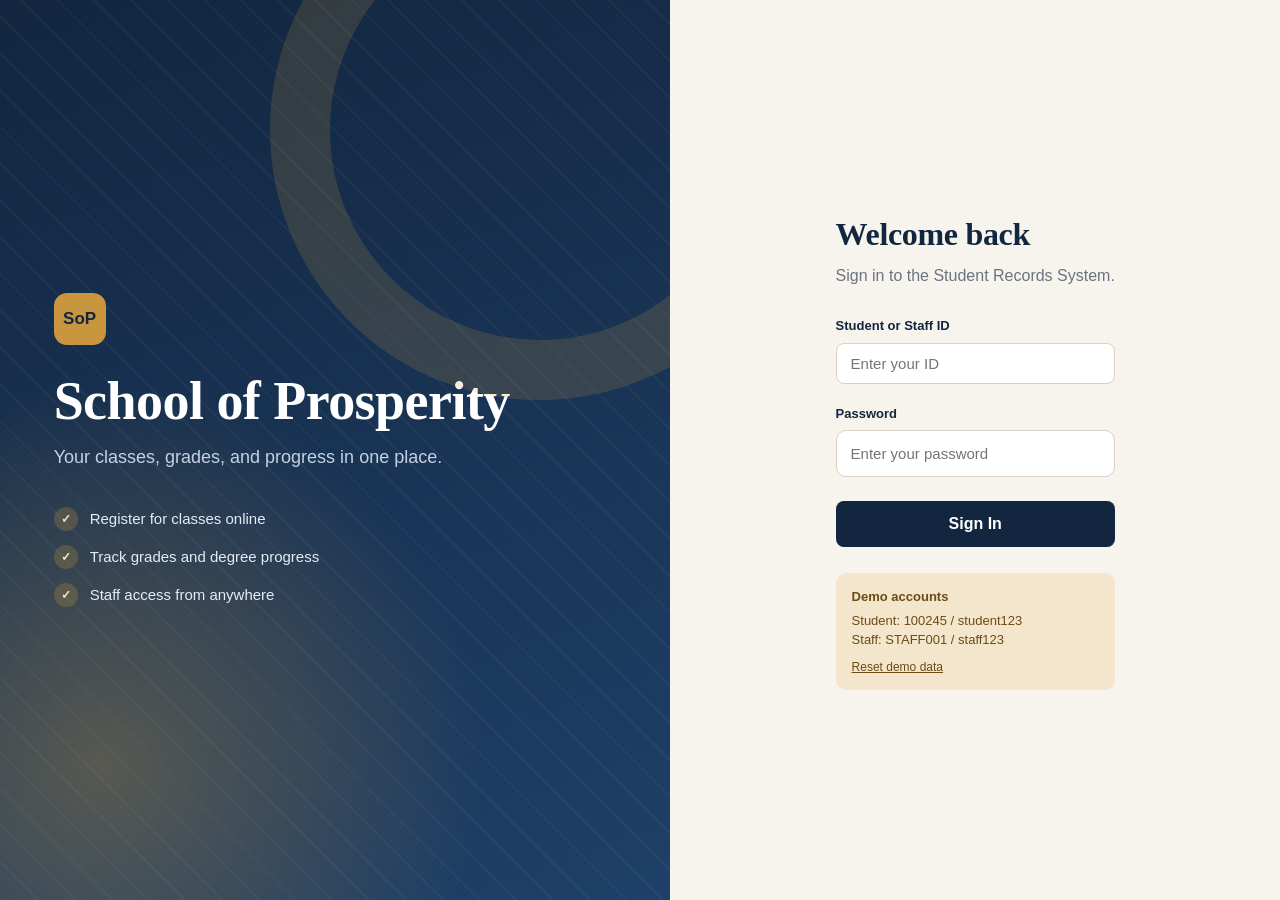
<file: index.html>
<!DOCTYPE html>
<html lang="en">
<head>
  <meta charset="UTF-8">
  <meta name="viewport" content="width=device-width, initial-scale=1.0">
  <link rel="icon" href="data:,">
    <title>School of Prosperity | SRS</title>
<link rel="stylesheet" href="css/style.css">
</head>

<body class="login-page">

    <div class="login-shell">

        <aside class="login-hero">
            <div class="hero-mark">SoP</div>
            <h1>School of Prosperity</h1>
            <p class="tagline">Your classes, grades, and progress in one place.</p>
            <ul class="hero-list">
                <li>Register for classes online</li>
                <li>Track grades and degree progress</li>
                <li>Staff access from anywhere</li>
            </ul>
        </aside>

        <main class="login-panel">
            <section class="login-card">

                <h2>Welcome back</h2>
                <p>Sign in to the Student Records System.</p>

                <p id="login-error" class="login-error" role="alert" hidden></p>

                <form>
                    <label for="userID">Student or Staff ID</label>
                    <input type="text" id="userID" placeholder="Enter your ID" required>

                    <label for="password">Password</label>
                    <input type="password" id="password" placeholder="Enter your password" required>

                    <button type="submit" class="button">Sign In</button>
                </form>

                <div class="demo-note">
                    <strong>Demo accounts</strong>
                    Student: 100245 / student123<br>
                    Staff: STAFF001 / staff123
                    <br><a href="#" id="reset-demo" class="reset-link">Reset demo data</a>
                </div>

            </section>
        </main>

    </div>

<script src="js/auth.js"></script>
  
</body>
</html>
</file>
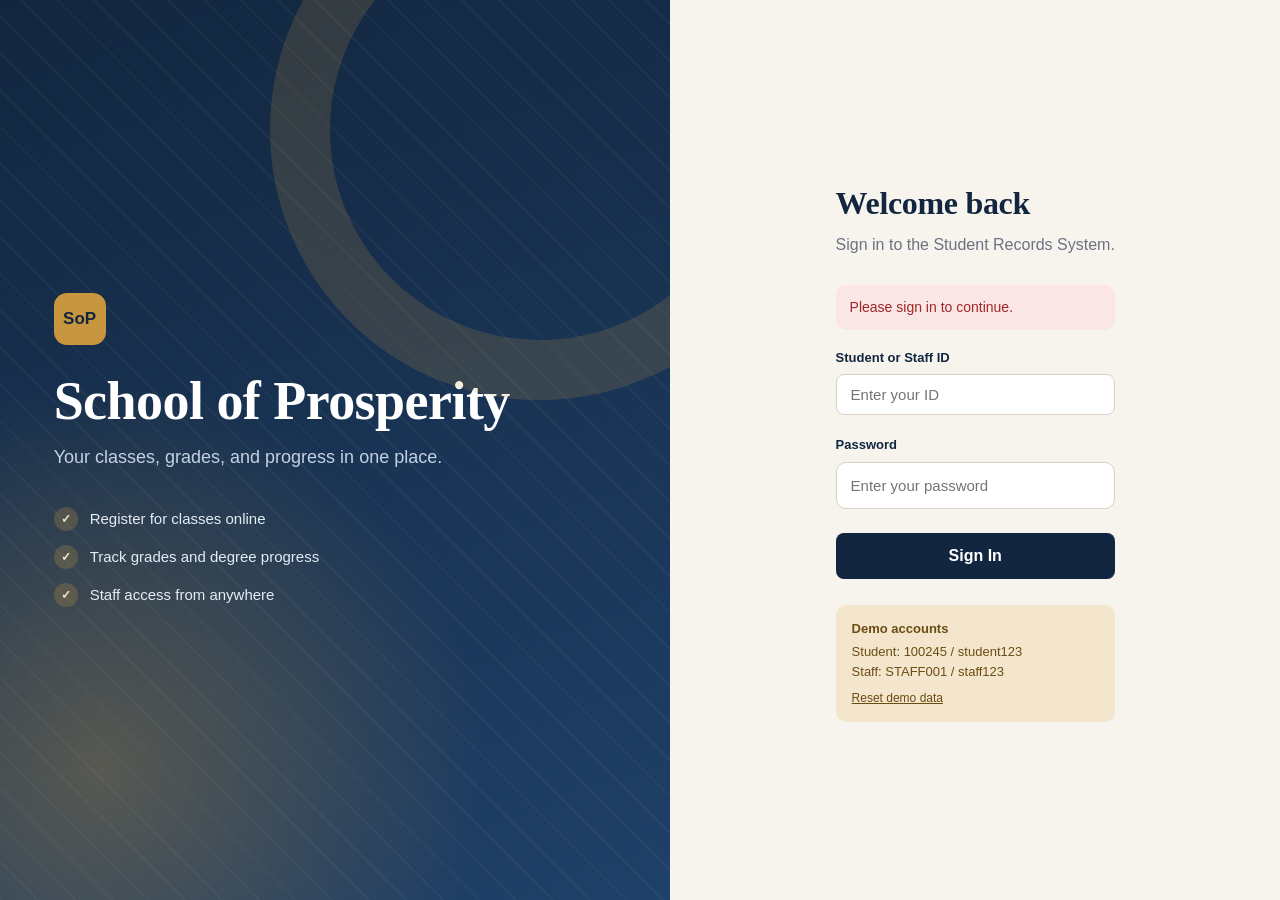
<file: register.html>
<!DOCTYPE html>
<html lang="en" data-role="student">
<head>
    <meta charset="UTF-8">
    <meta name="viewport" content="width=device-width, initial-scale=1.0">
    <link rel="icon" href="data:,">
    <title>Class Registration | School of Prosperity</title>
    <link rel="stylesheet" href="css/style.css">
    <link rel="stylesheet" href="css/register.css">
    <link rel="stylesheet" href="css/dashboard.css">
    <script src="js/guard.js"></script>
</head>
<body>
<header>
    <h1>School of Prosperity</h1>
    <p>Student Records System</p>
    <nav class="dashboard-nav">
        <a href="student-dashboard.html">Main Menu</a>
        <a href="#available">Available Classes</a>
        <a href="#schedule">My Schedule</a>
        <a href="student-dashboard.html#grades">My Grades</a>
        <a href="index.html">Sign Out</a>
    </nav>
</header>

<main>
    <section class="welcome">
        <h2>Class Registration &mdash; Spring 2027</h2>
        <div class="reg-summary">
            <div class="stat"><span id="stat-credits">0</span><small>Credits registered</small></div>
            <div class="stat"><span id="stat-classes">0</span><small>Classes registered</small></div>
            <div class="stat"><span id="stat-remaining">15</span><small>Credits remaining (max 15)</small></div>
        </div>
        <div id="reg-message" role="status" aria-live="polite" class="reg-message" hidden></div>
    </section>

    <div class="view" id="available">
        <section class="welcome reg-block">
            <h2>Available Classes</h2>
            <p>Click a class code for details, or register directly.</p>
            <div class="filters">
                <input type="text" id="cat-search" placeholder="Search by code, title, or instructor...">
                <select id="cat-modality">
                    <option value="">All formats</option><option value="Online">Online</option><option value="Face-to-Face">Face-to-Face</option>
                </select>
                <label class="check"><input type="checkbox" id="cat-open"> Open seats only</label>
            </div>
            <div class="table-container">
                <table class="records-table">
                    <thead><tr><th>Class</th><th>Meets</th><th>Format</th><th>Instructor</th><th>Seats</th><th>Prerequisite</th><th></th></tr></thead>
                    <tbody id="catalog-body"></tbody>
                </table>
            </div>
            <p id="cat-empty" hidden>No classes match your filters.</p>
        </section>
    </div>

    <div class="view" id="schedule" hidden>
        <section class="welcome reg-block">
            <h2>My Schedule</h2>
            <div class="chips" id="view-toggle">
                <button type="button" class="chip on" data-vw="cal">Week view</button>
                <button type="button" class="chip" data-vw="list">List view</button>
            </div>
            <div id="cal-view"><div class="cal-wrap" id="calendar"></div><p id="async-note" class="muted"></p></div>
            <div id="list-view" hidden>
                <div class="table-container">
                    <table class="records-table">
                        <thead><tr><th>Class</th><th>Meets</th><th>Format</th><th>Credits</th><th></th></tr></thead>
                        <tbody id="schedule-body"></tbody>
                    </table>
                </div>
            </div>
        </section>
    </div>
</main>

<footer>School of Prosperity | Student Records System</footer>
<div class="overlay" id="overlay"></div>
<aside class="drawer" id="drawer" aria-label="Class details"></aside>

<script src="js/data.js"></script>
<script src="js/tabs.js"></script>
<script src="js/registration.js"></script>
</body>
</html>
</file>
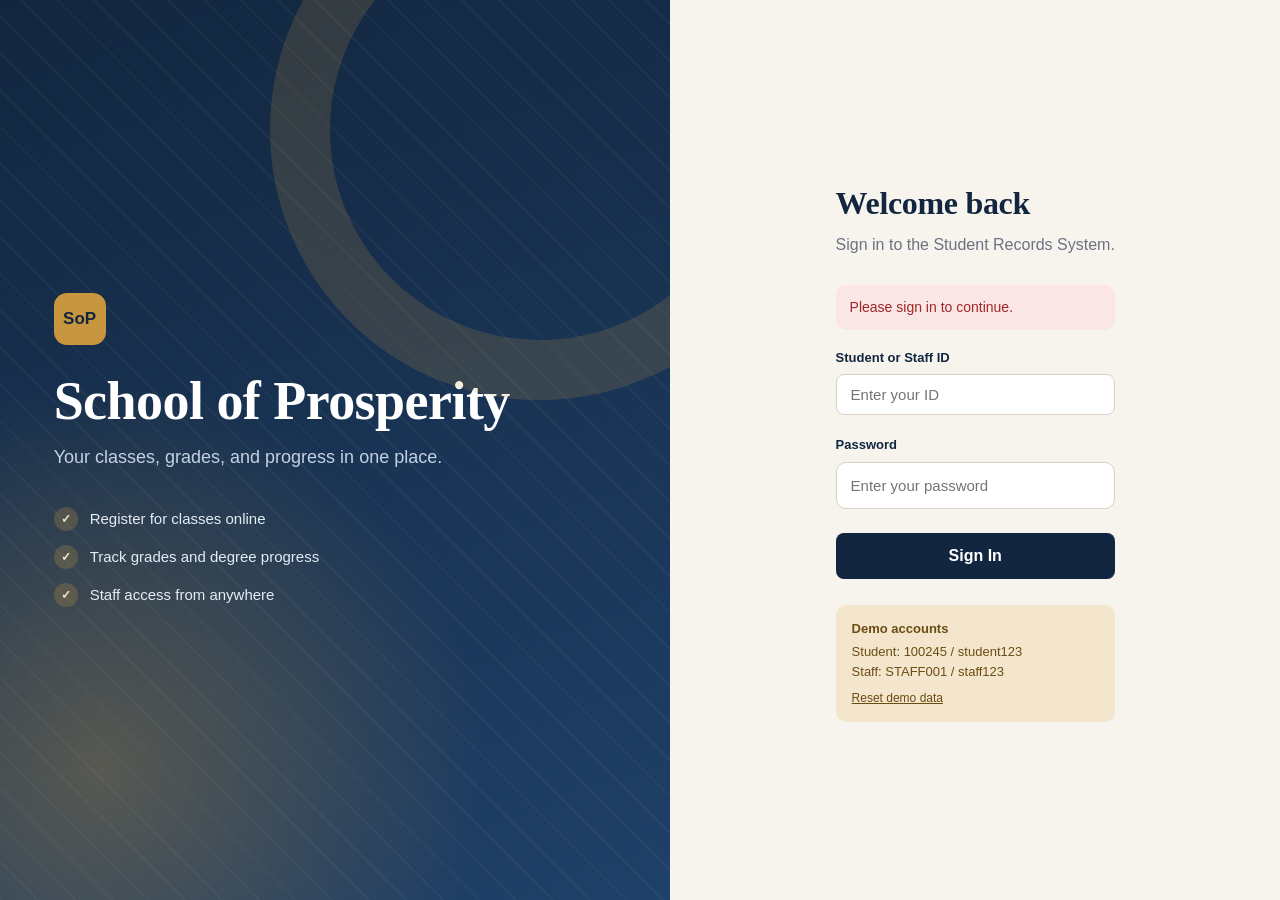
<file: staff-dashboard.html>
<!DOCTYPE html>
<html lang="en" data-role="staff">
<head>
    <meta charset="UTF-8">
    <meta name="viewport" content="width=device-width, initial-scale=1.0">
    <link rel="icon" href="data:,">
    <title>Staff Dashboard | School of Prosperity</title>
    <link rel="stylesheet" href="css/style.css">
    <link rel="stylesheet" href="css/dashboard.css">
    <script src="js/guard.js"></script>
</head>
<body>
<header>
    <h1>School of Prosperity</h1>
    <p>Student Records System &mdash; Staff Portal</p>
    <nav class="dashboard-nav">
        <a href="#home">Main Menu</a>
        <a href="#students">Student Records</a>
        <a href="#courses">Course Records</a>
        <a href="#classes">Class Records</a>
        <a href="#grades">Manage Grades</a>
        <a href="index.html">Sign Out</a>
    </nav>
</header>

<main>
    <div class="view" id="home">
        <section class="welcome banner">
            <h2>Staff Dashboard</h2>
            <p>Welcome back, Alex Morgan!</p>
            <p>Here is what is happening at the school today.</p>
        </section>
        <section class="tiles" id="tiles"></section>
        <div class="two-col">
            <section class="welcome"><h2>Students by program</h2><div id="program-bars"></div></section>
            <section class="welcome"><h2>Needs attention</h2><p class="muted">Click an item to open it.</p><ul class="list" id="attention"></ul></section>
        </div>
        <section class="welcome"><h2>Recent activity</h2><ul class="list" id="activity"></ul></section>
    </div>

    <div class="view" id="students" hidden>
        <section class="welcome">
            <h2>Student Records</h2>
            <p>Search, sort, and click a student to view or edit their record.</p>
            <div class="toolbar">
                <input type="text" id="student-search" placeholder="Search by name, ID, or program...">
                <div class="chips" id="status-chips">
                    <button type="button" class="chip on" data-f="All">All</button>
                    <button type="button" class="chip" data-f="Active">Active</button>
                    <button type="button" class="chip" data-f="Inactive">Inactive</button>
                    <button type="button" class="chip" data-f="Graduated">Graduated</button>
                </div>
                <button type="button" id="add-student" style="margin:0">+ Add student</button>
            </div>
            <div class="table-container">
                <table class="records-table">
                    <thead id="student-head"><tr>
                        <th class="sortable" data-sort="name">Student</th><th class="sortable" data-sort="program">Program</th><th class="sortable" data-sort="level">Level</th><th class="sortable" data-sort="gpa">GPA</th><th class="sortable" data-sort="status">Status</th>
                    </tr></thead>
                    <tbody id="student-rows"></tbody>
                </table>
            </div>
            <p id="no-results" hidden>No students found. Try another name or ID.</p>
        </section>
    </div>

    <div class="view" id="courses" hidden>
        <section class="welcome">
            <h2>Course Records</h2>
            <p>The course list. Click a course to view or edit it.</p>
            <div class="table-container"><table class="records-table">
                <thead><tr><th>Course</th><th>Credits</th><th>Prerequisite</th></tr></thead><tbody id="course-rows"></tbody>
            </table></div>
        </section>
    </div>

    <div class="view" id="classes" hidden>
        <section class="welcome">
            <h2>Class Records</h2>
            <p>Spring 2027 classes. Change seat capacity or open a roster to add or drop students (with override).</p>
            <div class="table-container"><table class="records-table">
                <thead><tr><th>Class</th><th>Meets</th><th>Format</th><th>Instructor</th><th>Seats</th><th></th></tr></thead><tbody id="class-rows"></tbody>
            </table></div>
        </section>
    </div>

    <div class="view" id="grades" hidden>
        <section class="welcome">
            <h2>Manage Grades</h2>
            <p>Choose a class, enter each student's final grade, and save. Students see posted grades right away.</p>
            <div class="toolbar"><select id="grade-class" style="flex:1 1 320px;width:auto"></select><span class="muted" id="grade-summary"></span></div>
            <div class="table-container"><table class="records-table">
                <thead><tr><th>Student</th><th>Final grade</th></tr></thead><tbody id="grade-rows"></tbody>
            </table></div>
            <button type="button" id="save-grades">Save grades</button>
        </section>
    </div>
</main>

<footer>School of Prosperity | Staff Portal</footer>
<div class="overlay" id="overlay"></div>
<aside class="drawer" id="drawer" aria-label="Details"></aside>

<script src="js/data.js"></script>
<script src="js/tabs.js"></script>
<script src="js/staff.js"></script>
</body>
</html>
</file>
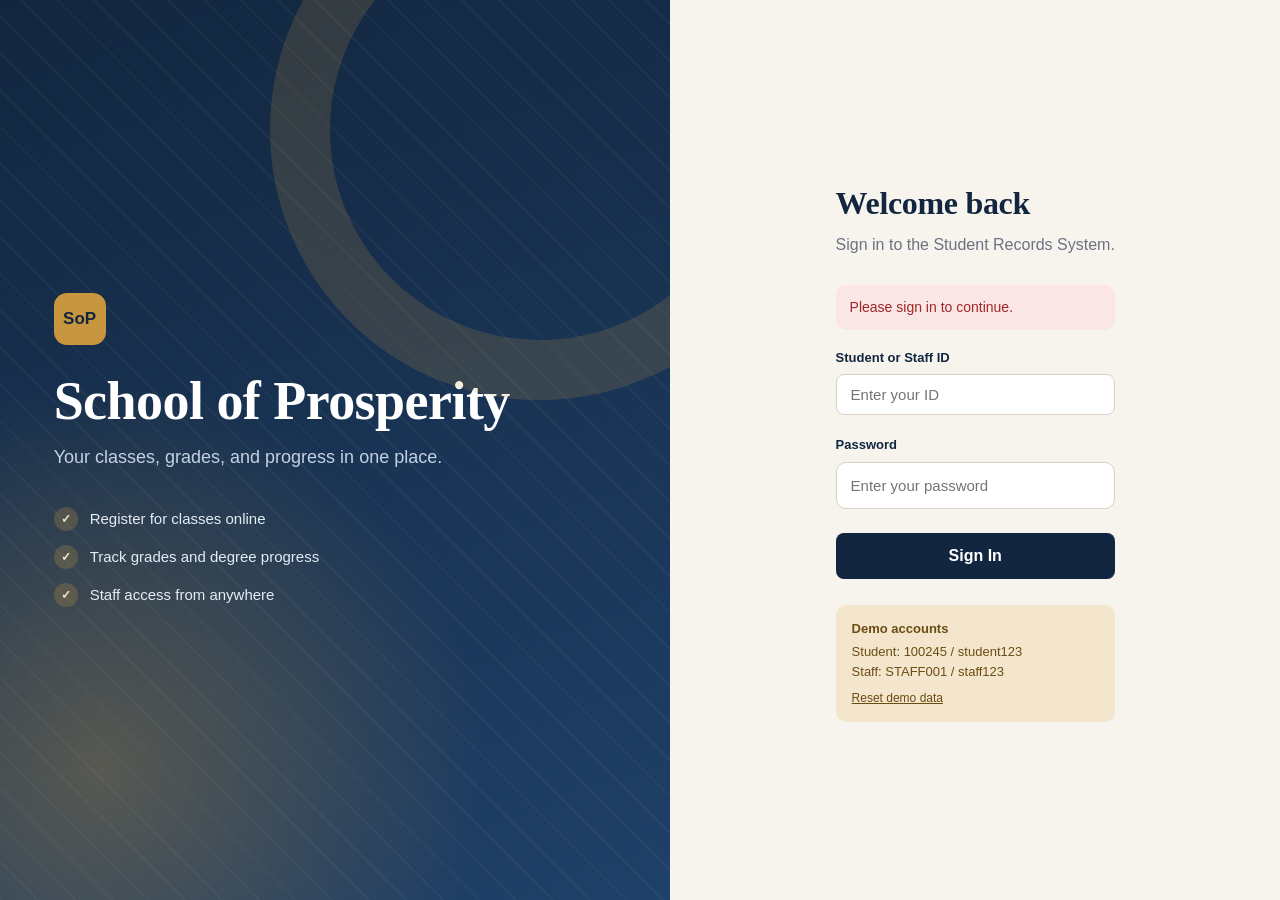
<file: student-dashboard.html>
<!DOCTYPE html>
<html lang="en" data-role="student">
<head>
    <meta charset="UTF-8">
    <meta name="viewport" content="width=device-width, initial-scale=1.0">
    <link rel="icon" href="data:,">
    <title>Student Dashboard | School of Prosperity</title>
    <link rel="stylesheet" href="css/style.css">
    <link rel="stylesheet" href="css/dashboard.css">
    <script src="js/guard.js"></script>
</head>
<body>
<header>
    <h1>School of Prosperity</h1>
    <p>Student Records System</p>
    <nav class="dashboard-nav">
        <a href="#home">Main Menu</a>
        <a href="register.html#available">Available Classes</a>
        <a href="register.html#schedule">My Schedule</a>
        <a href="#grades">My Grades</a>
        <a href="#profile">My Information</a>
        <a href="index.html">Sign Out</a>
    </nav>
</header>

<main>
    <div class="view" id="home">
        <section class="welcome banner">
            <h2>Student Dashboard</h2>
            <p>Welcome back, Jordan Williams!</p>
            <p>Your classes, grades, and progress in one place.</p>
        </section>
        <section class="cards">
            <div class="card"><h3>Current GPA</h3><p id="gpa-value">...</p><p id="gpa-note"></p></div>
            <div class="card"><h3>Courses Completed</h3><p id="done-count"></p><a class="button" href="#grades">View grades</a></div>
            <div class="card"><h3>Spring 2027 Registration</h3><p id="reg-count"></p><a class="button" href="register.html#available">Register for classes</a></div>
        </section>
        <section class="welcome" id="academic-progress">
            <h2>Academic Progress</h2>
            <p>Track your progress toward completing your degree.</p>
            <div class="progress-info"><span>Credits Completed</span><strong id="credits-completed">...</strong></div>
            <div class="progress-bar"><div class="progress-fill" id="progress-fill"></div></div>
            <p id="progress-percentage"></p>
        </section>
    </div>

    <div class="view" id="grades" hidden>
        <section class="welcome" id="academic-records">
            <h2>My Grades</h2>
            <p>Final grades appear here as soon as staff post them.</p>
            <div class="table-container">
                <table class="records-table">
                    <thead><tr><th>Term</th><th>Course</th><th>Code</th><th>Credits</th><th>Grade</th><th>Status</th></tr></thead>
                    <tbody id="grade-rows"></tbody>
                </table>
            </div>
            <button type="button" data-toast="Transcript request sent to the Registrar (demo)">Request transcript</button>
        </section>
    </div>

    <div class="view" id="profile" hidden>
        <section class="welcome">
            <h2>My Information</h2>
            <div class="cards"><div class="card" id="student-info"></div></div>
            <button type="button" data-toast="Update request sent to staff (demo)">Request an update</button>
        </section>
    </div>
</main>

<footer>School of Prosperity | Student Records System</footer>
<script src="js/data.js"></script>
<script src="js/tabs.js"></script>
<script src="js/student.js"></script>
</body>
</html>
</file>
<file: css/style.css>
/* =================================
   SCHOOL OF PROSPERITY SRS
   Main site styles
================================= */

:root {
    --ink: #12263f;
    --ink-2: #1f4068;
    --gold: #c8963e;
    --gold-soft: #f3e6cc;
    --cream: #f7f4ee;
    --paper: #ffffff;
    --line: #e7e1d4;
    --text: #1f2a37;
    --muted: #6b7280;
    --green: #2d7a5a;
    --serif: ui-serif, "New York", Georgia, "Times New Roman", serif;
    --sans: -apple-system, BlinkMacSystemFont, "SF Pro Text", "Segoe UI", Helvetica, Arial, sans-serif;
    --shadow: 0 1px 2px rgba(18, 38, 63, .05), 0 8px 24px rgba(18, 38, 63, .07);
}

* { box-sizing: border-box; }

html { scroll-behavior: smooth; }

body {
    margin: 0;
    font-family: var(--sans);
    background: var(--cream);
    color: var(--text);
    line-height: 1.5;
    -webkit-font-smoothing: antialiased;
}

h1, h2, h3 { font-family: var(--serif); letter-spacing: -.01em; }

/* ---------- Header ---------- */

header {
    background:
        radial-gradient(circle at 90% -20%, rgba(200, 150, 62, .28), transparent 45%),
        linear-gradient(135deg, var(--ink), var(--ink-2));
    color: white;
    padding: 22px 7% 18px;
    border-bottom: 3px solid var(--gold);
}

header h1 {
    margin: 0;
    font-size: 24px;
    display: flex;
    align-items: center;
    gap: 12px;
}

header h1::before {
    content: "SoP";
    display: inline-grid;
    place-items: center;
    width: 40px;
    height: 40px;
    border-radius: 10px;
    background: var(--gold);
    color: var(--ink);
    font: 800 14px var(--sans);
    letter-spacing: .02em;
}

header p { margin: 4px 0 0 52px; color: #b9c6d8; font-size: 14px; }

/* ---------- Navigation ---------- */

.dashboard-nav { display: flex; gap: 6px; flex-wrap: wrap; margin-top: 18px; }

.dashboard-nav a {
    color: #dbe5f2;
    text-decoration: none;
    font-size: 14px;
    font-weight: 600;
    padding: 8px 16px;
    border-radius: 999px;
    transition: background .15s, color .15s;
}

.dashboard-nav a:hover { background: rgba(255, 255, 255, .12); color: white; }

.dashboard-nav a:last-child { margin-left: auto; border: 1px solid rgba(255, 255, 255, .25); }

/* ---------- Layout ---------- */

main { max-width: 1100px; margin: 36px auto; padding: 0 20px; }

main > section + section { margin-top: 24px; }

.welcome {
    background: var(--paper);
    padding: 32px;
    border-radius: 16px;
    border: 1px solid var(--line);
    box-shadow: var(--shadow);
}

.welcome h2 { margin-top: 0; color: var(--ink); font-size: 26px; }

.welcome > p { color: var(--muted); }

/* Hero banner on dashboards */
#overview {
    background:
        radial-gradient(circle at 100% 0%, rgba(200, 150, 62, .35), transparent 50%),
        linear-gradient(135deg, var(--ink), var(--ink-2));
    border: none;
    color: white;
}
#overview h2 { color: white; font-size: 32px; }
#overview p { color: #cbd7e6; margin: 6px 0; }
#overview p:first-of-type { color: var(--gold-soft); font-weight: 600; }

/* ---------- Cards ---------- */

.cards {
    display: grid;
    grid-template-columns: repeat(auto-fit, minmax(230px, 1fr));
    gap: 18px;
    margin-top: 24px;
}

.card, .dashboard-card {
    background: var(--paper);
    padding: 24px;
    border-radius: 14px;
    border: 1px solid var(--line);
    border-top: 3px solid var(--gold);
    box-shadow: var(--shadow);
    transition: transform .15s, box-shadow .15s;
}

.card:hover, .dashboard-card:hover { transform: translateY(-2px); }

.card h3, .dashboard-card h3 { margin: 0 0 8px; color: var(--ink); font-size: 18px; }

.card p, .dashboard-card p { color: var(--muted); margin: 6px 0; }

/* ---------- Buttons & forms ---------- */

.button, main button:not(.reg-btn) {
    display: inline-block;
    background: var(--ink);
    color: white;
    padding: 10px 18px;
    border: none;
    border-radius: 8px;
    font: 600 14px var(--sans);
    text-decoration: none;
    cursor: pointer;
    margin-top: 10px;
    transition: background .15s, transform .1s;
}

.button:hover, main button:not(.reg-btn):hover { background: var(--ink-2); }
.button:active, main button:not(.reg-btn):active { transform: scale(.98); }

#clear-search, #close-details { background: transparent; color: var(--ink); border: 1px solid var(--line); }
#clear-search:hover, #close-details:hover { background: var(--cream); }

main input[type="text"], main input[type="number"], main select {
    width: 100%;
    padding: 11px 14px;
    border: 1px solid #d9d2c3;
    border-radius: 8px;
    font: 15px var(--sans);
    background: white;
    color: var(--text);
}

main input:focus, main select:focus, .login-card input:focus {
    outline: none;
    border-color: var(--gold);
    box-shadow: 0 0 0 3px rgba(200, 150, 62, .22);
}

#student-search { margin: 16px 0 4px; }
#clear-search { margin-top: 8px; }

#edit-student-form label {
    display: block;
    margin: 14px 0 6px;
    font-size: 13px;
    font-weight: 600;
    color: var(--ink);
}

/* ---------- Footer ---------- */

footer { text-align: center; padding: 34px; color: var(--muted); font-size: 13px; }

/* ---------- Tables ---------- */

.table-container { width: 100%; overflow-x: auto; margin-top: 20px; border: 1px solid var(--line); border-radius: 12px; }

.records-table { width: 100%; border-collapse: collapse; background: white; text-align: left; }

.records-table th {
    background: var(--cream);
    color: var(--muted);
    padding: 13px 16px;
    font-size: 12px;
    text-transform: uppercase;
    letter-spacing: .06em;
    border-bottom: 1px solid var(--line);
}

.records-table td { padding: 14px 16px; border-bottom: 1px solid var(--line); font-size: 14px; }
.records-table tbody tr:hover { background: #fcfaf5; }
.records-table tbody tr:last-child td { border-bottom: none; }

/* ---------- Progress ---------- */

.progress-info { display: flex; justify-content: space-between; align-items: center; margin: 24px 0 10px; }
.progress-info strong { color: var(--ink); font-family: var(--serif); font-size: 20px; }

.progress-bar { width: 100%; height: 14px; background: var(--line); border-radius: 20px; overflow: hidden; }

.progress-fill {
    display: block;
    height: 14px;
    width: 0;
    background: linear-gradient(90deg, var(--gold), var(--green));
    border-radius: 20px;
    transition: width .8s ease;
}

#academic-progress > p:last-child { margin-top: 12px; color: var(--muted); font-size: 14px; }

/* ---------- Student profile & details ---------- */

#student-info p { margin: 10px 0; font-size: 15px; }
#student-info p strong { color: var(--ink); display: inline-block; min-width: 150px; }

#gpa-value { font: 700 40px var(--serif); color: var(--ink); margin: 4px 0; }

#student-details { margin-top: 25px; border-left: 5px solid var(--green); border-top: 1px solid var(--line); grid-column: 1 / -1; }
#student-details h3 { color: var(--green); }

/* =================================
   LOGIN SCREEN
================================= */

.login-page { min-height: 100vh; }

.login-shell { display: grid; grid-template-columns: 1.1fr 1fr; min-height: 100vh; }

.login-hero {
    position: relative;
    display: flex;
    flex-direction: column;
    justify-content: center;
    padding: 64px 8%;
    color: white;
    background:
        radial-gradient(circle at 15% 85%, rgba(200, 150, 62, .35), transparent 40%),
        repeating-linear-gradient(45deg, rgba(255, 255, 255, .035) 0 2px, transparent 2px 26px),
        linear-gradient(160deg, var(--ink), var(--ink-2));
    overflow: hidden;
}

.login-hero::after {
    content: "";
    position: absolute;
    width: 420px;
    height: 420px;
    right: -140px;
    top: -140px;
    border: 60px solid rgba(200, 150, 62, .18);
    border-radius: 50%;
}

.hero-mark {
    width: 52px; height: 52px; display: grid; place-items: center;
    border-radius: 13px; background: var(--gold); color: var(--ink);
    font: 800 17px var(--sans); margin-bottom: 28px;
}

.login-hero h1 { font-size: clamp(34px, 4.5vw, 54px); line-height: 1.05; margin: 0 0 14px; }
.login-hero .tagline { font-size: 18px; color: #c4d1e3; max-width: 420px; margin: 0 0 36px; }

.hero-list { list-style: none; margin: 0; padding: 0; display: grid; gap: 14px; }
.hero-list li { display: flex; align-items: center; gap: 12px; color: #e4ecf6; font-size: 15px; }
.hero-list li::before {
    content: "\2713";
    display: grid; place-items: center; flex: none;
    width: 24px; height: 24px; border-radius: 50%;
    background: rgba(200, 150, 62, .25); color: var(--gold-soft); font-size: 12px; font-weight: bold;
}

.login-panel { display: grid; place-items: center; padding: 40px 24px; background: var(--cream); }

.login-card { width: 100%; max-width: 400px; background: none; padding: 0; box-shadow: none; }

.login-card h2 { font-size: 32px; color: var(--ink); margin: 0 0 6px; }
.login-card > p { color: var(--muted); margin: 0 0 28px; }

.login-card form { display: flex; flex-direction: column; }
.login-card label { font-size: 13px; font-weight: 600; color: var(--ink); margin-bottom: 7px; }

.login-card input {
    padding: 14px;
    margin-bottom: 20px;
    border: 1px solid #d9d2c3;
    border-radius: 10px;
    font: 15px var(--sans);
    background: white;
}

.login-card .button { width: 100%; padding: 14px; font-size: 16px; margin-top: 4px; }

.demo-note {
    margin-top: 26px;
    padding: 14px 16px;
    background: var(--gold-soft);
    border-radius: 10px;
    font-size: 13px;
    color: #6b4c12;
}
.demo-note strong { display: block; margin-bottom: 4px; }

/* ---------- Mobile ---------- */

@media (max-width: 800px) {
    .login-shell { grid-template-columns: 1fr; }
    .login-hero { padding: 40px 28px; }
    .hero-list { display: none; }
    .login-hero .tagline { margin-bottom: 0; }
}

@media (max-width: 600px) {
    header { padding: 20px 20px 16px; }
    main { margin: 24px auto; }
    .welcome { padding: 22px; }
    .dashboard-nav a:last-child { margin-left: 0; }
    .records-table { min-width: 600px; }
}

.login-card > p.login-error, .login-error { background: #fbe6e6; color: #a12626; padding: 12px 14px; border-radius: 10px; font-size: 14px; margin: 0 0 18px; }
.login-error[hidden] { display: none; }
.reset-link { display: inline-block; margin-top: 8px; font-size: 12px; color: #6b4c12; }
</file>
<file: css/register.css>
/* Registration page */
.reg-block { margin-top: 24px; }
.stat { border: 1px solid var(--line); border-top: 3px solid var(--gold); }
.stat span { font-family: var(--serif); }
.reg-summary { display: grid; grid-template-columns: repeat(auto-fit, minmax(160px, 1fr)); gap: 16px; margin-top: 20px; }
.stat { background: var(--cream); border-radius: 10px; padding: 18px; }
.stat span { display: block; font-size: 30px; font-weight: bold; color: var(--ink); }
.stat small { color: var(--muted); }
.reg-message { margin-top: 18px; padding: 12px 16px; border-radius: 8px; font-size: 14px; }
.reg-message.ok { background: #e6f4ed; color: #1d6b49; }
.reg-message.error { background: #fdeaea; color: #a12626; }
.filters { display: flex; flex-wrap: wrap; gap: 12px; align-items: center; margin: 16px 0; }
.filters input[type="text"] { flex: 1 1 260px; padding: 11px; border: 1px solid #d9d2c3; border-radius: 7px; font-size: 15px; }
.filters select { padding: 11px; border: 1px solid #d9d2c3; border-radius: 7px; font-size: 15px; background: white; }
.filters .check { display: flex; align-items: center; gap: 6px; font-size: 14px; }
.badge { display: inline-block; padding: 3px 10px; border-radius: 20px; font-size: 12px; font-weight: bold; }
.badge.open { background: #e6f4ed; color: #1d6b49; }
.badge.low { background: #fff3dc; color: #8a5a00; }
.badge.full { background: #fdeaea; color: #a12626; }
.badge.online { background: #e8f0fb; color: var(--ink); }
.badge.f2f { background: #efe9fa; color: #5b3e99; }
.badge.enrolled { background: #e6f4ed; color: #1d6b49; }
.badge.waitlisted { background: #fff3dc; color: #8a5a00; }
.reg-btn { border: none; border-radius: 6px; padding: 8px 14px; font-size: 13px; font-weight: bold; cursor: pointer; color: white; background: var(--ink); }
.reg-btn:hover { background: var(--ink-2); }
.reg-btn.drop { background: #b94a4a; }
.reg-btn.drop:hover { background: #8f3535; }
.reg-btn.wait { background: #c58a1b; }
.reg-btn:disabled { background: #b8c2d1; cursor: not-allowed; }
.course-title { display: block; color: var(--muted); font-size: 13px; }
.records-table td strong { color: var(--ink); }
.filters select { width: auto; }
.reg-btn.full { background: #8b8f98; }
.reg-btn.full:hover { background: #6f737b; }
</file>
<file: css/dashboard.css>
/* Dashboard views, staff UI */
.view { animation: fade .3s ease; }
.view[hidden] { display: none; }
@keyframes fade { from { opacity: 0; transform: translateY(8px); } to { opacity: 1; transform: none; } }
.view > section + section, .view > .two-col, .view > .tiles { margin-top: 24px; }
.dashboard-nav a.active { background: var(--gold); color: var(--ink); }
.banner { background: radial-gradient(circle at 100% 0%, rgba(200,150,62,.35), transparent 50%), linear-gradient(135deg, var(--ink), var(--ink-2)); border: none; color: white; }
.banner h2 { color: white; font-size: 32px; }
.banner p { color: #cbd7e6 !important; margin: 6px 0; }
.banner p:first-of-type { color: var(--gold-soft) !important; font-weight: 600; }
.tiles { display: grid; grid-template-columns: repeat(auto-fit, minmax(200px, 1fr)); gap: 18px; }
.tile { background: #fff; border: 1px solid var(--line); border-top: 3px solid var(--gold); border-radius: 14px; padding: 20px; box-shadow: var(--shadow); }
.tile small { color: var(--muted); font-size: 12px; text-transform: uppercase; letter-spacing: .06em; }
.tile b { display: block; font: 700 34px var(--serif); color: var(--ink); margin-top: 6px; }
.two-col { display: grid; grid-template-columns: 1fr 1fr; gap: 24px; }
.two-col .welcome { padding: 26px; }
.bar-row { margin: 14px 0; }
.bar-row > div:first-child { display: flex; justify-content: space-between; font-size: 14px; margin-bottom: 6px; }
.bar { height: 10px; background: var(--line); border-radius: 9px; overflow: hidden; }
.bar i { display: block; height: 100%; background: linear-gradient(90deg, var(--gold), var(--green)); border-radius: 9px; transition: width .6s; }
.list { list-style: none; margin: 12px 0 0; padding: 0; }
.list li { padding: 12px 0; border-bottom: 1px solid var(--line); font-size: 14px; display: flex; justify-content: space-between; gap: 12px; align-items: center; }
.list li:last-child { border: none; }
.muted { color: var(--muted); font-size: 13px; }
.click { cursor: pointer; }
.list li.click:hover { background: #fcfaf5; }
.toolbar { display: flex; flex-wrap: wrap; gap: 12px; align-items: center; margin: 18px 0; }
.toolbar input { flex: 1 1 240px; width: auto !important; }
.chips { display: flex; gap: 8px; flex-wrap: wrap; }
main button.chip { margin: 0; background: #fff; color: var(--ink); border: 1px solid var(--line); border-radius: 999px; padding: 8px 14px; }
main button.chip:hover { background: var(--cream); }
main button.chip.on { background: var(--ink); color: #fff; border-color: var(--ink); }
.sortable { cursor: pointer; user-select: none; }
.sortable:hover { color: var(--ink); }
.sortable.asc::after { content: " \25B2"; font-size: 9px; }
.sortable.desc::after { content: " \25BC"; font-size: 9px; }
.row-click { cursor: pointer; }
.who { display: flex; align-items: center; gap: 12px; }
.who small { display: block; color: var(--muted); }
.avatar { width: 38px; height: 38px; border-radius: 50%; display: inline-grid; place-items: center; font: 700 13px var(--sans); color: #fff; flex: none; }
.pill { display: inline-block; padding: 3px 10px; border-radius: 999px; font-size: 12px; font-weight: 700; }
.pill.green { background: #e3f3ea; color: #1d6b49; } .pill.gold { background: var(--gold-soft); color: #7a5513; }
.pill.red { background: #fbe6e6; color: #a12626; } .pill.gray { background: #ececec; color: #555; } .pill.blue { background: #e5edf8; color: #25508a; }
.class-card .bar { margin-top: 14px; }
.cap-row { display: flex; align-items: center; justify-content: space-between; margin-top: 14px; font-size: 14px; color: var(--muted); }
main button.cap-btn { margin: 0; width: 32px; height: 32px; padding: 0; border-radius: 50%; font-size: 18px; line-height: 1; }
.overlay { position: fixed; inset: 0; background: rgba(18,38,63,.45); opacity: 0; pointer-events: none; transition: opacity .2s; z-index: 40; }
.overlay.open { opacity: 1; pointer-events: auto; }
.drawer { position: fixed; top: 0; right: 0; height: 100%; width: min(420px, 100%); background: #fff; z-index: 50; transform: translateX(100%); transition: transform .25s; padding: 28px; overflow-y: auto; box-shadow: -10px 0 40px rgba(0,0,0,.15); border-top: 4px solid var(--gold); }
.drawer.open { transform: none; }
.drawer h2 { margin: 14px 0 2px; font-size: 26px; color: var(--ink); }
.drawer dl { margin: 20px 0; display: grid; grid-template-columns: 110px 1fr; gap: 12px 8px; font-size: 14px; }
.drawer dt { color: var(--muted); } .drawer dd { margin: 0; font-weight: 600; }
.drawer label { display: block; margin: 14px 0 6px; font-size: 13px; font-weight: 600; color: var(--ink); }
.drawer input, .drawer select { width: 100%; padding: 11px 14px; border: 1px solid #d9d2c3; border-radius: 8px; font: 15px var(--sans); }
.drawer input:focus, .drawer select:focus { outline: none; border-color: var(--gold); box-shadow: 0 0 0 3px rgba(200,150,62,.22); }
.btn { border: none; border-radius: 8px; padding: 10px 18px; font: 600 14px var(--sans); cursor: pointer; background: var(--ink); color: #fff; margin: 8px 8px 0 0; }
.btn:hover { background: var(--ink-2); }
.btn.ghost { background: transparent; color: var(--ink); border: 1px solid var(--line); }
.btn.ghost:hover { background: var(--cream); }
.toast { position: fixed; bottom: 24px; left: 50%; transform: translate(-50%, 20px); background: var(--ink); color: #fff; padding: 12px 20px; border-radius: 10px; font-size: 14px; opacity: 0; transition: all .25s; z-index: 60; pointer-events: none; }
.toast.show { opacity: 1; transform: translate(-50%, 0); }
@media (max-width: 800px) { .two-col { grid-template-columns: 1fr; } }

/* ---- v3 additions: calendar, dialogs, small helpers ---- */
.cal-wrap { overflow-x: auto; margin-top: 18px; }
.cal { display: grid; grid-template-columns: 52px repeat(5, 1fr); min-width: 640px; border: 1px solid var(--line); border-radius: 12px; overflow: hidden; background: #fff; }
.cal-head { height: 34px; display: grid; place-items: center; font-size: 12px; font-weight: 700; text-transform: uppercase; letter-spacing: .06em; color: var(--muted); background: var(--cream); border-bottom: 1px solid var(--line); }
.cal-times span { display: block; height: 44px; font-size: 11px; color: var(--muted); text-align: right; padding-right: 8px; transform: translateY(-7px); }
.cal-col { border-left: 1px solid var(--line); }
.cal-body { position: relative; background-image: linear-gradient(var(--line) 1px, transparent 1px); background-size: 100% 44px; }
.cal-ev { position: absolute; left: 4px; right: 4px; border-radius: 8px; padding: 6px 8px; font-size: 12px; line-height: 1.3; color: #fff; overflow: hidden; box-shadow: 0 2px 6px rgba(18,38,63,.2); }
.cal-ev b { display: block; font-size: 13px; }
.cal-ev.online { background: var(--ink-2); } .cal-ev.f2f { background: var(--green); }
#view-toggle { margin-top: 14px; }
main button.link-btn { background: none; color: var(--ink); padding: 0; margin: 0; font-weight: 700; text-decoration: underline dotted; }
main button.link-btn:hover { background: none; color: var(--ink-2); }
.course-title { display: block; color: var(--muted); font-size: 13px; }
.nowrap { white-space: nowrap; }
.modal-back { position: fixed; inset: 0; background: rgba(18,38,63,.5); display: grid; place-items: center; z-index: 70; padding: 20px; }
.modal { background: #fff; border-radius: 16px; padding: 28px; max-width: 420px; width: 100%; border-top: 4px solid var(--gold); box-shadow: 0 20px 60px rgba(0,0,0,.25); }
.modal h3 { margin: 0 0 8px; color: var(--ink); font-size: 22px; } .modal p { color: var(--muted); margin: 0 0 12px; }
.btn.danger { background: #b94a4a; } .btn.danger:hover { background: #8f3535; }
.form-error { color: #a12626; font-size: 13px; min-height: 18px; margin: 10px 0 0; }
.check-row { display: flex !important; gap: 8px; align-items: flex-start; font-weight: 400 !important; color: var(--muted) !important; }
.check-row input { width: auto !important; margin-top: 3px; }
.grade-sel { width: 90px !important; }
.drawer h3 { font-size: 16px; color: var(--ink); margin: 22px 0 0; }
.drawer .list li .who { gap: 10px; }
</file>
